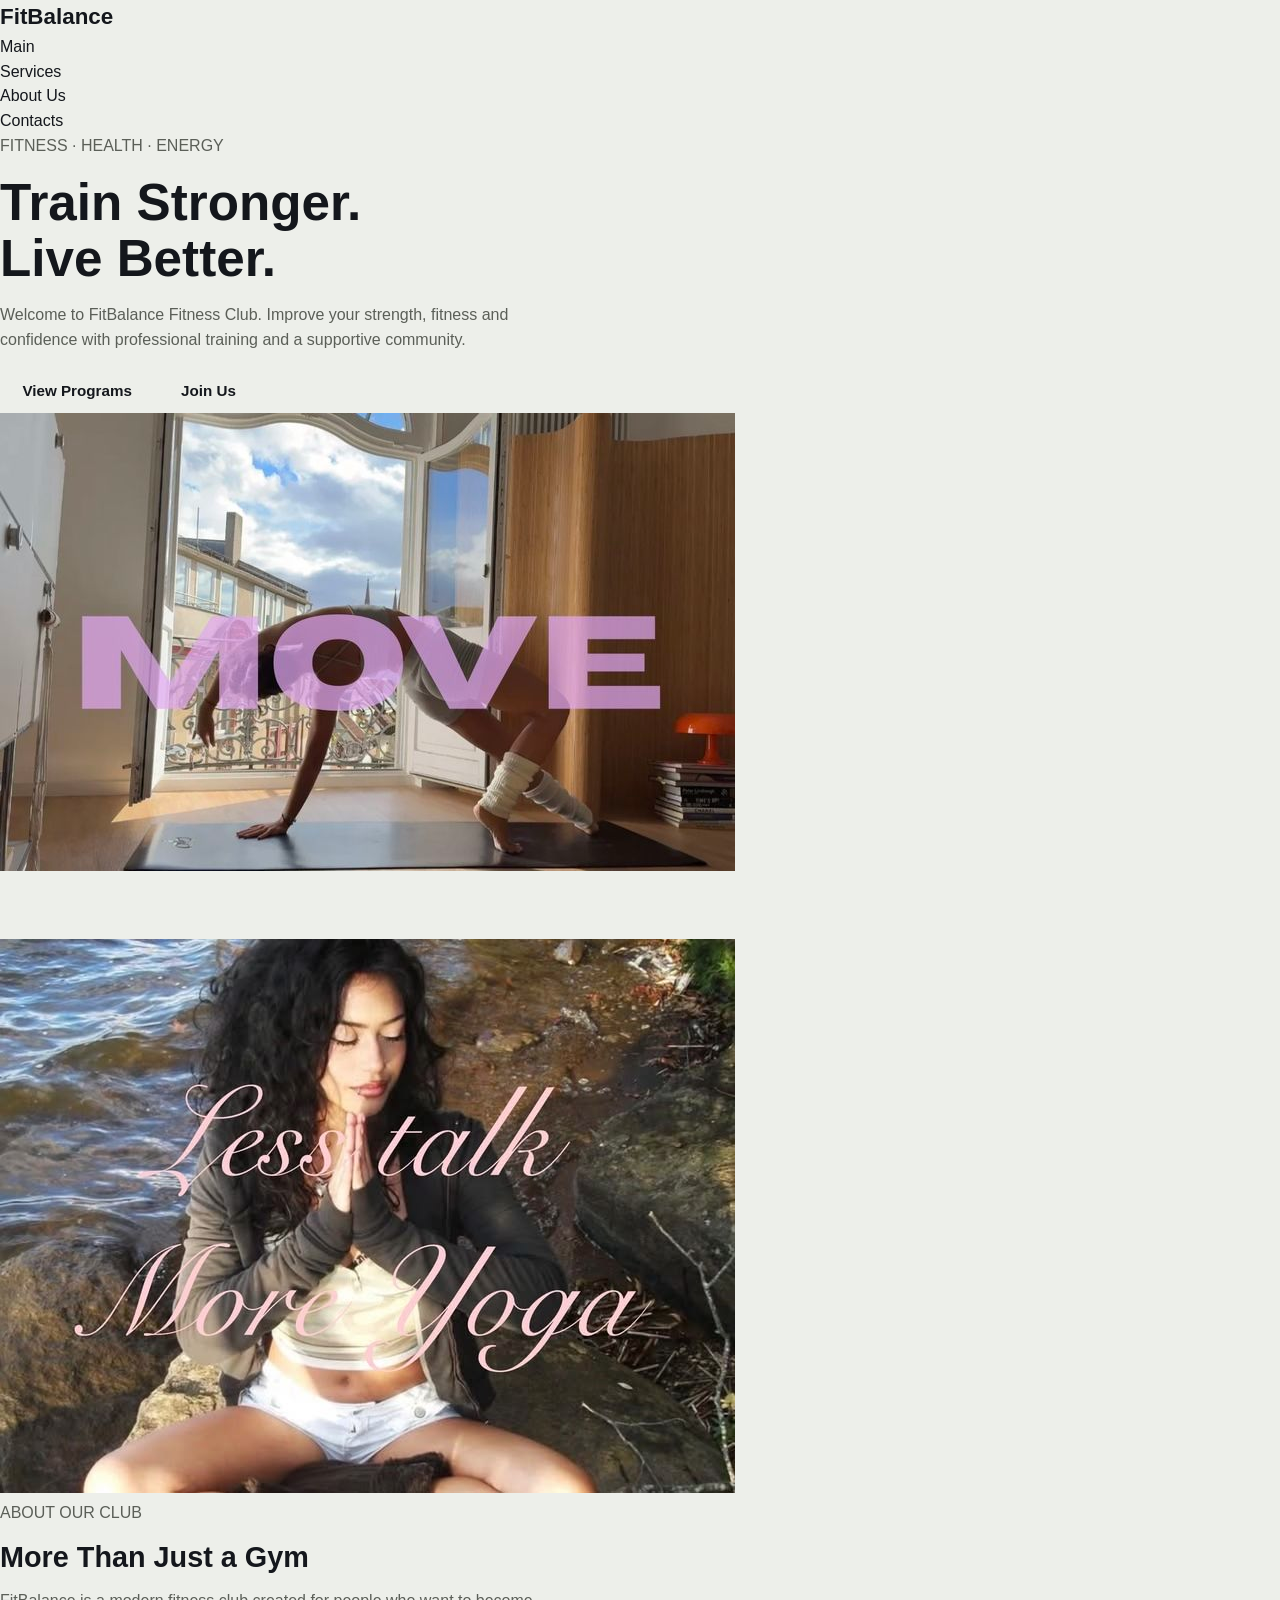
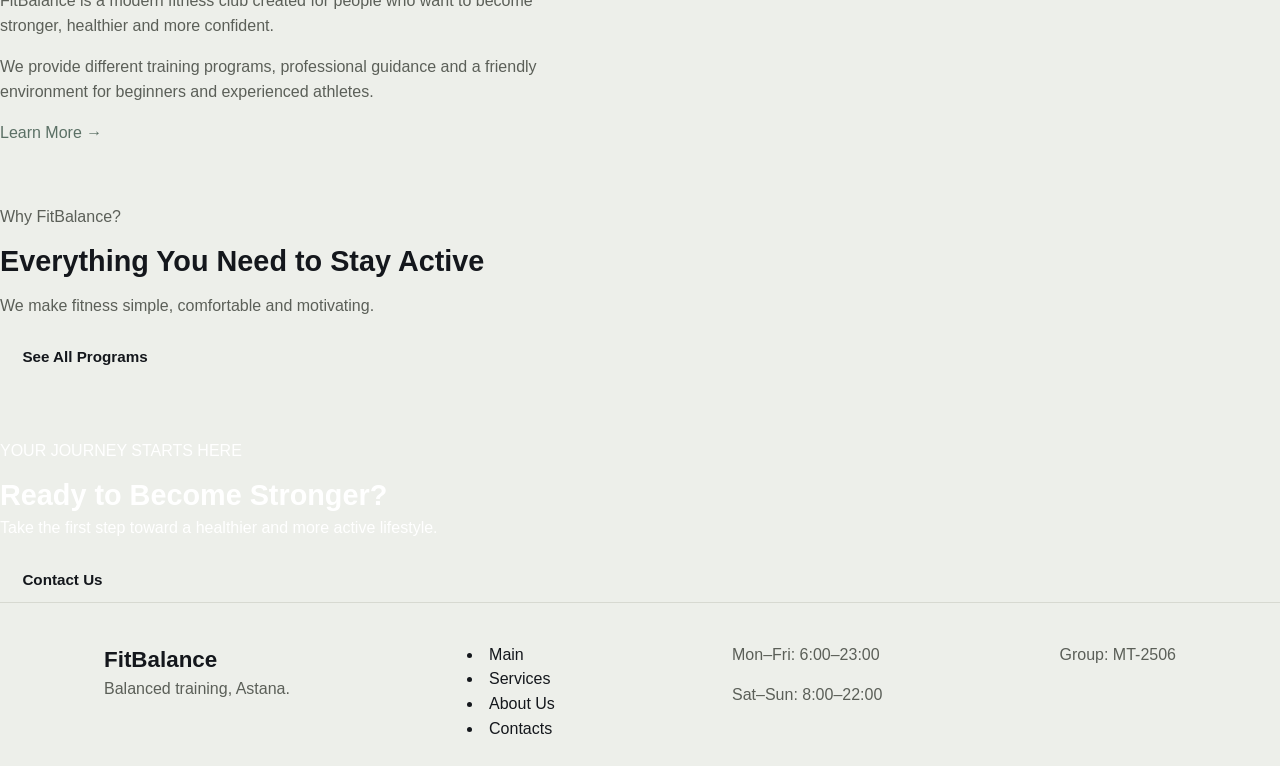
<file: group project/index.html>
<!DOCTYPE html>
<html lang="en">
<head>
  <meta charset="UTF-8">
  <meta name="viewport" content="width=device-width, initial-scale=1.0">
  <title>FitBalance Home</title>
  <link rel="stylesheet" href="css/style.css">
  <link rel="stylesheet" href="css/responsive.css">
</head>
<body>

  <header>
    <div class="container nav-container">
      <a href="index.html" class="logo">Fit<span>Balance</span></a>
      <ul class="nav-links">
        <li><a href="index.html" class="active">Main</a></li>
        <li><a href="services.html">Services</a></li>
        <li><a href="about.html">About Us</a></li>
        <li><a href="contact.html">Contacts</a></li>
      </ul>
    </div>
  </header>

  <main>

    <section class="hero-grid">
      <div>
        <p class="hero-label">FITNESS · HEALTH · ENERGY</p>
        <h1>Train Stronger.<br>Live Better.</h1>
        <p>Welcome to FitBalance Fitness Club. Improve your strength, fitness and confidence with professional training and a supportive community.</p>
        <div style="margin-top: 15px;">
          <a href="services.html" class="btn btn-primary">View Programs</a>
          <a href="contact.html" class="btn btn-secondary">Join Us</a>
        </div>
      </div>
      
     <div class="banner">
    <img src="images/banner.jpg" alt="FitBalance Studio">
</div>
    </section>

   <section class="about-content" style="margin-top: 60px;">
  <div class="about-image">
    <img src="images/piiic.jpg" alt="FitBalance About Us" class="img">
  </div>
      
      <div class="about-text">
        <p class="section-label">ABOUT OUR CLUB</p>
        <h2>More Than Just a Gym</h2>
        <p>FitBalance is a modern fitness club created for people who want to become stronger, healthier and more confident.</p>
        <p>We provide different training programs, professional guidance and a friendly environment for beginners and experienced athletes.</p>
        <p style="margin-top: 15px;"><a href="about.html" style="color: #5B7065;">Learn More &rarr;</a></p>
      </div>
    </section>

    <section style="margin-top: 60px;">
      <div class="section-heading">
        <p class="section-label">Why FitBalance?</p>
        <h2>Everything You Need to Stay Active</h2>
        <p>We make fitness simple, comfortable and motivating.</p>
      </div>

      <div class="center-button">
        <a href="services.html" class="btn btn-primary">See All Programs</a>
      </div>
    </section>

    <section class="cta" style="margin-top: 60px;">
      <div class="cta-content">
        <div>
          <p class="section-label" style="color: #FFF;">YOUR JOURNEY STARTS HERE</p>
          <h2 style="text-align: left; color: #FFF; margin-bottom: 5px;">Ready to Become Stronger?</h2>
          <p style="color: #FFF;">Take the first step toward a healthier and more active lifestyle.</p>
        </div>
        <div>
          <a href="contact.html" class="btn btn-light">Contact Us</a>
        </div>
      </div>
    </section>

  </main>

  <footer class="site-footer">
  <div class="site-footer__inner">
    <div class="footer-col">
      <div class="logo">FitBalance</div>
      <p>Balanced training, Astana.</p>
    </div>

    <div class="footer-col">
      <nav class="footer-nav">
        <li><a href="index.html">Main</a></li>
        <li><a href="services.html">Services</a></li>
        <li><a href="about.html" class="active">About Us</a></li>
        <li><a href="contact.html">Contacts</a></li>
      </nav>
    </div>

    <div class="footer-col">
      <p>Mon–Fri: 6:00–23:00</p>
      <p>Sat–Sun: 8:00–22:00</p>
    </div>

    <div class="footer-col">
      <p>Group: MT-2506</p>
    </div>
  </div>
</footer>


</body>
</html>
</file>
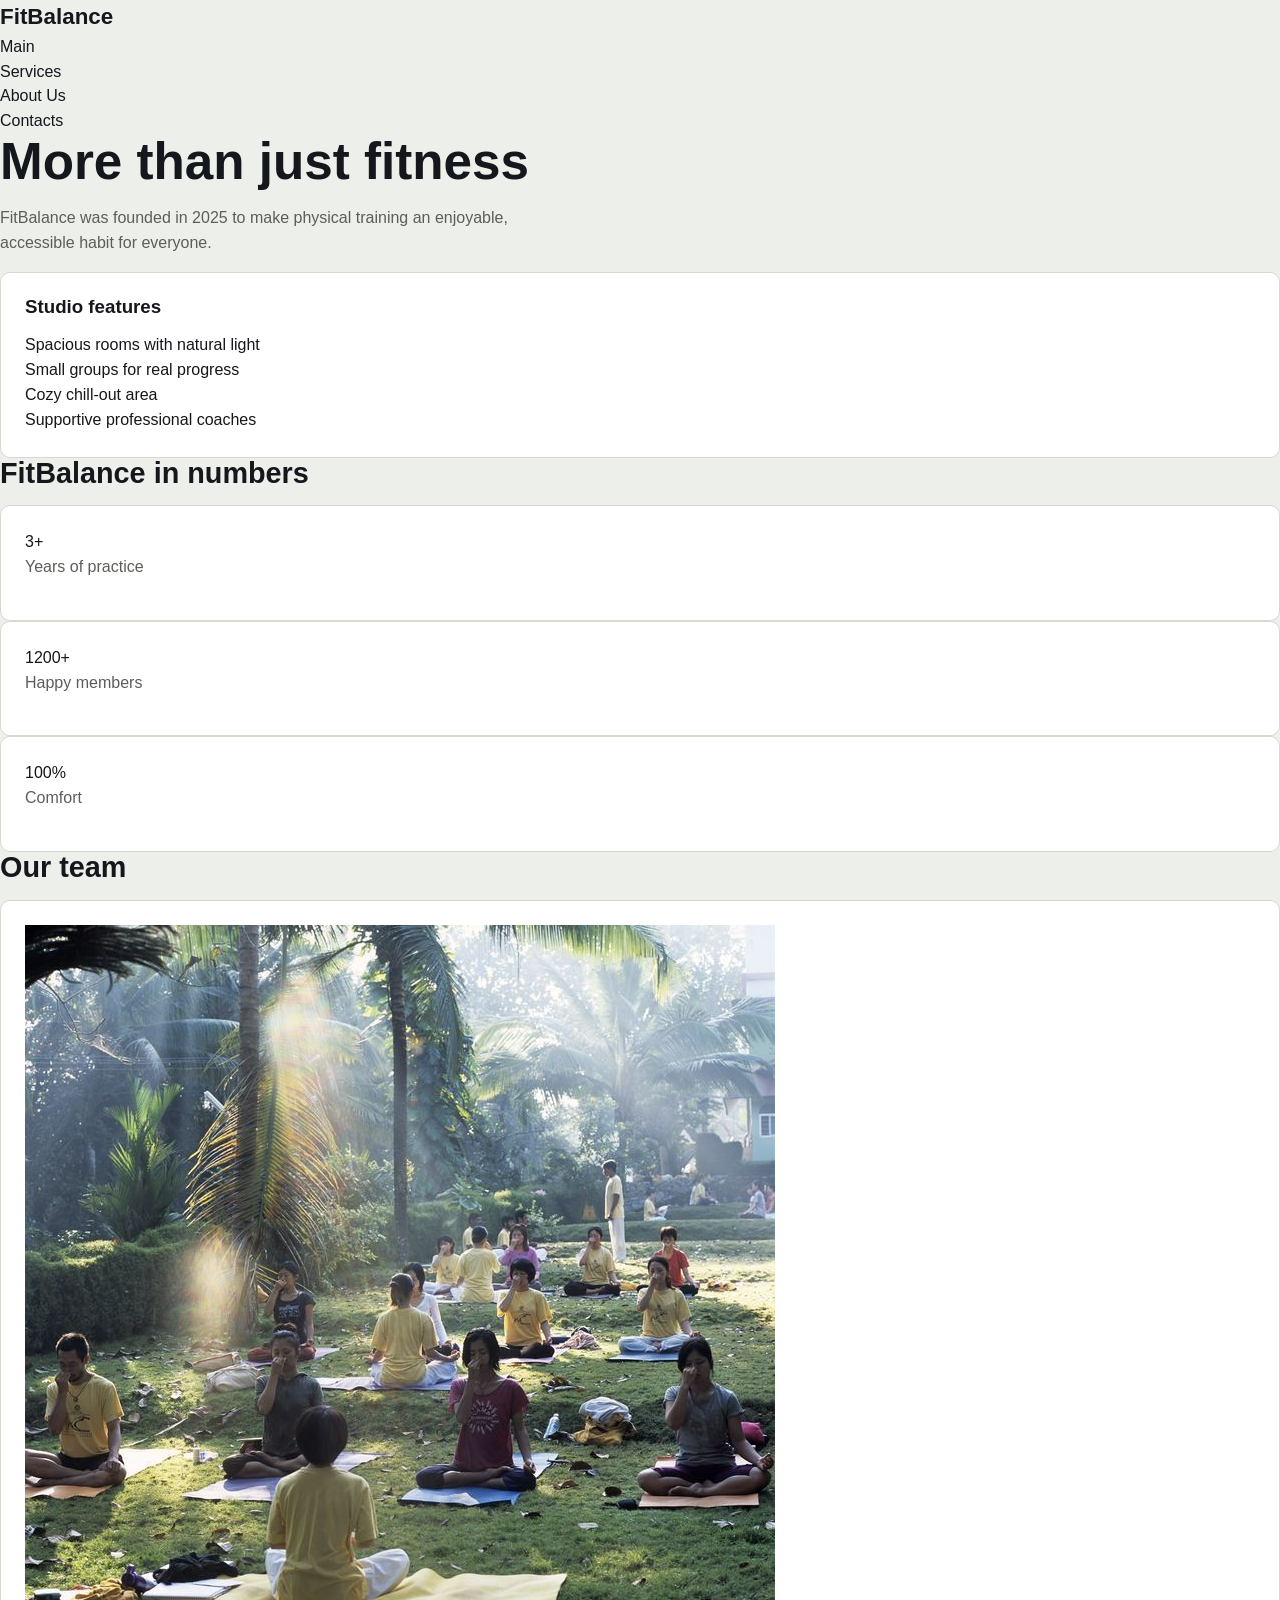
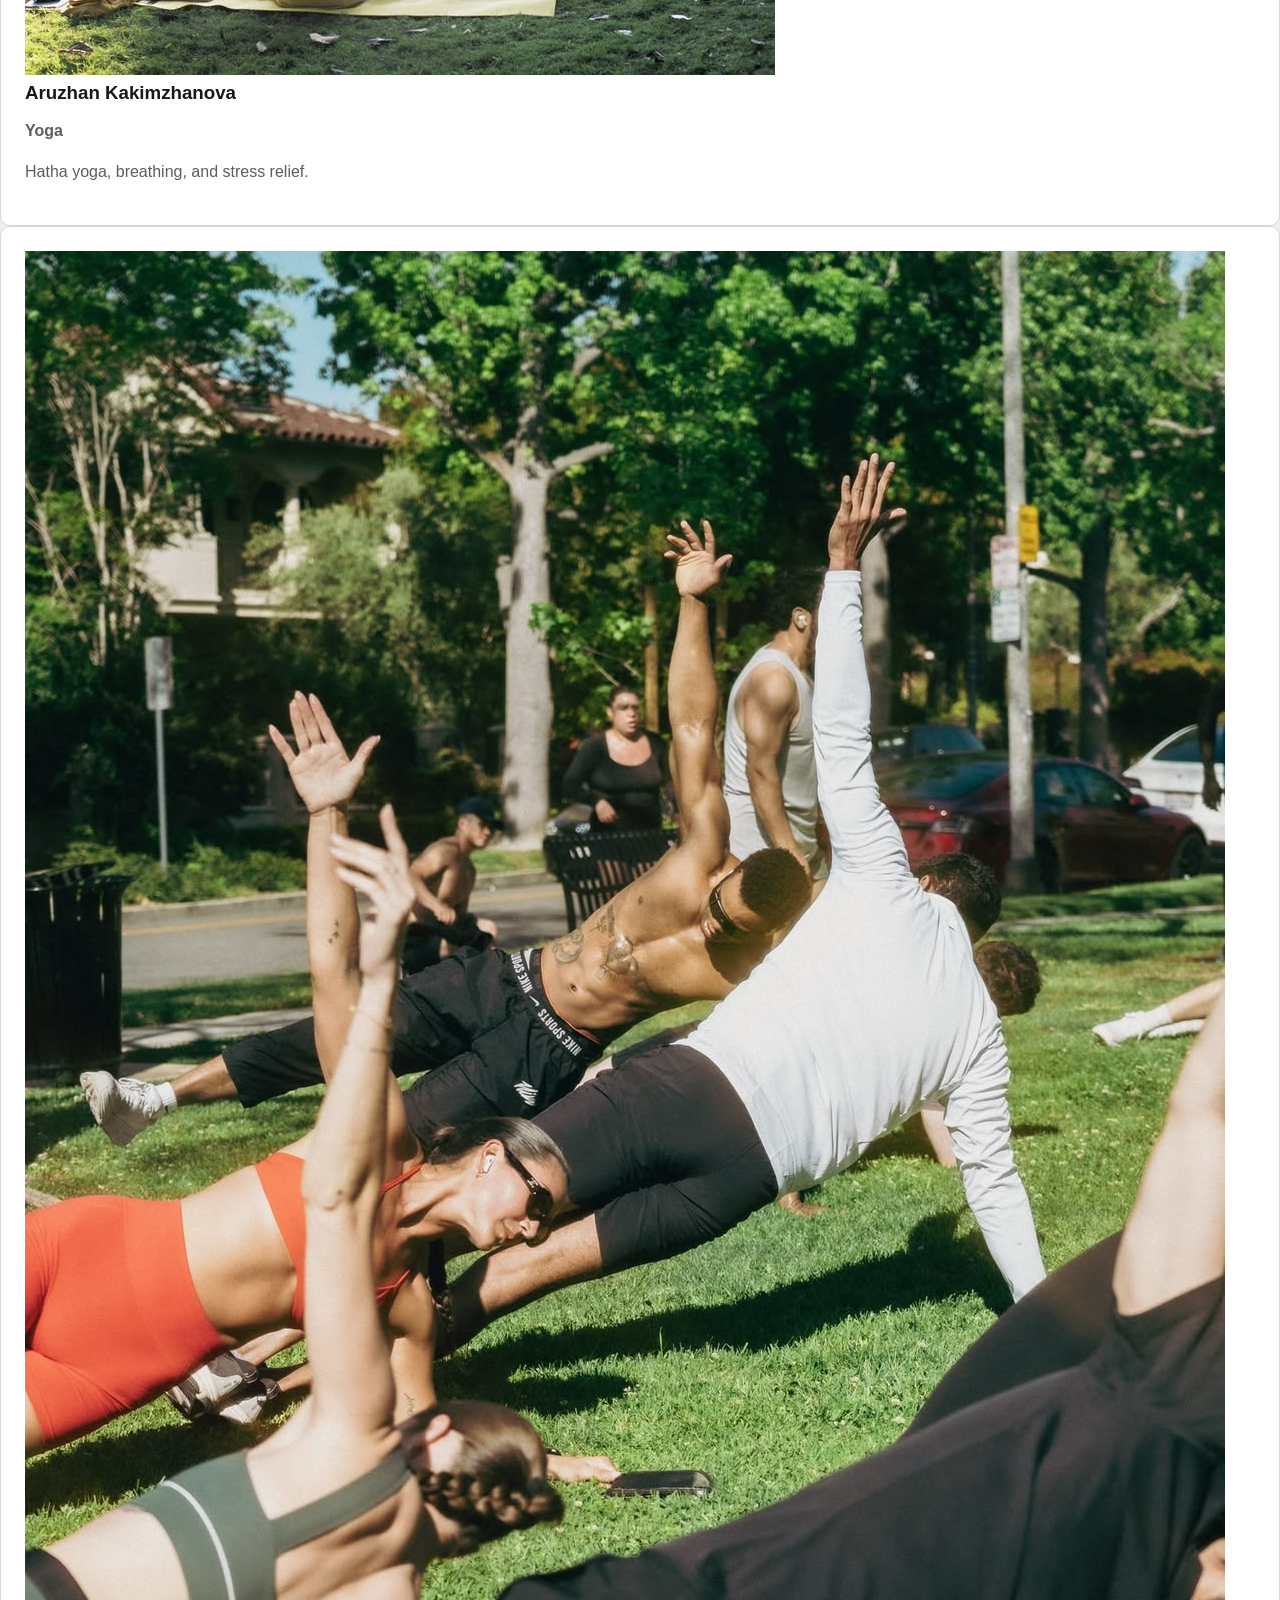
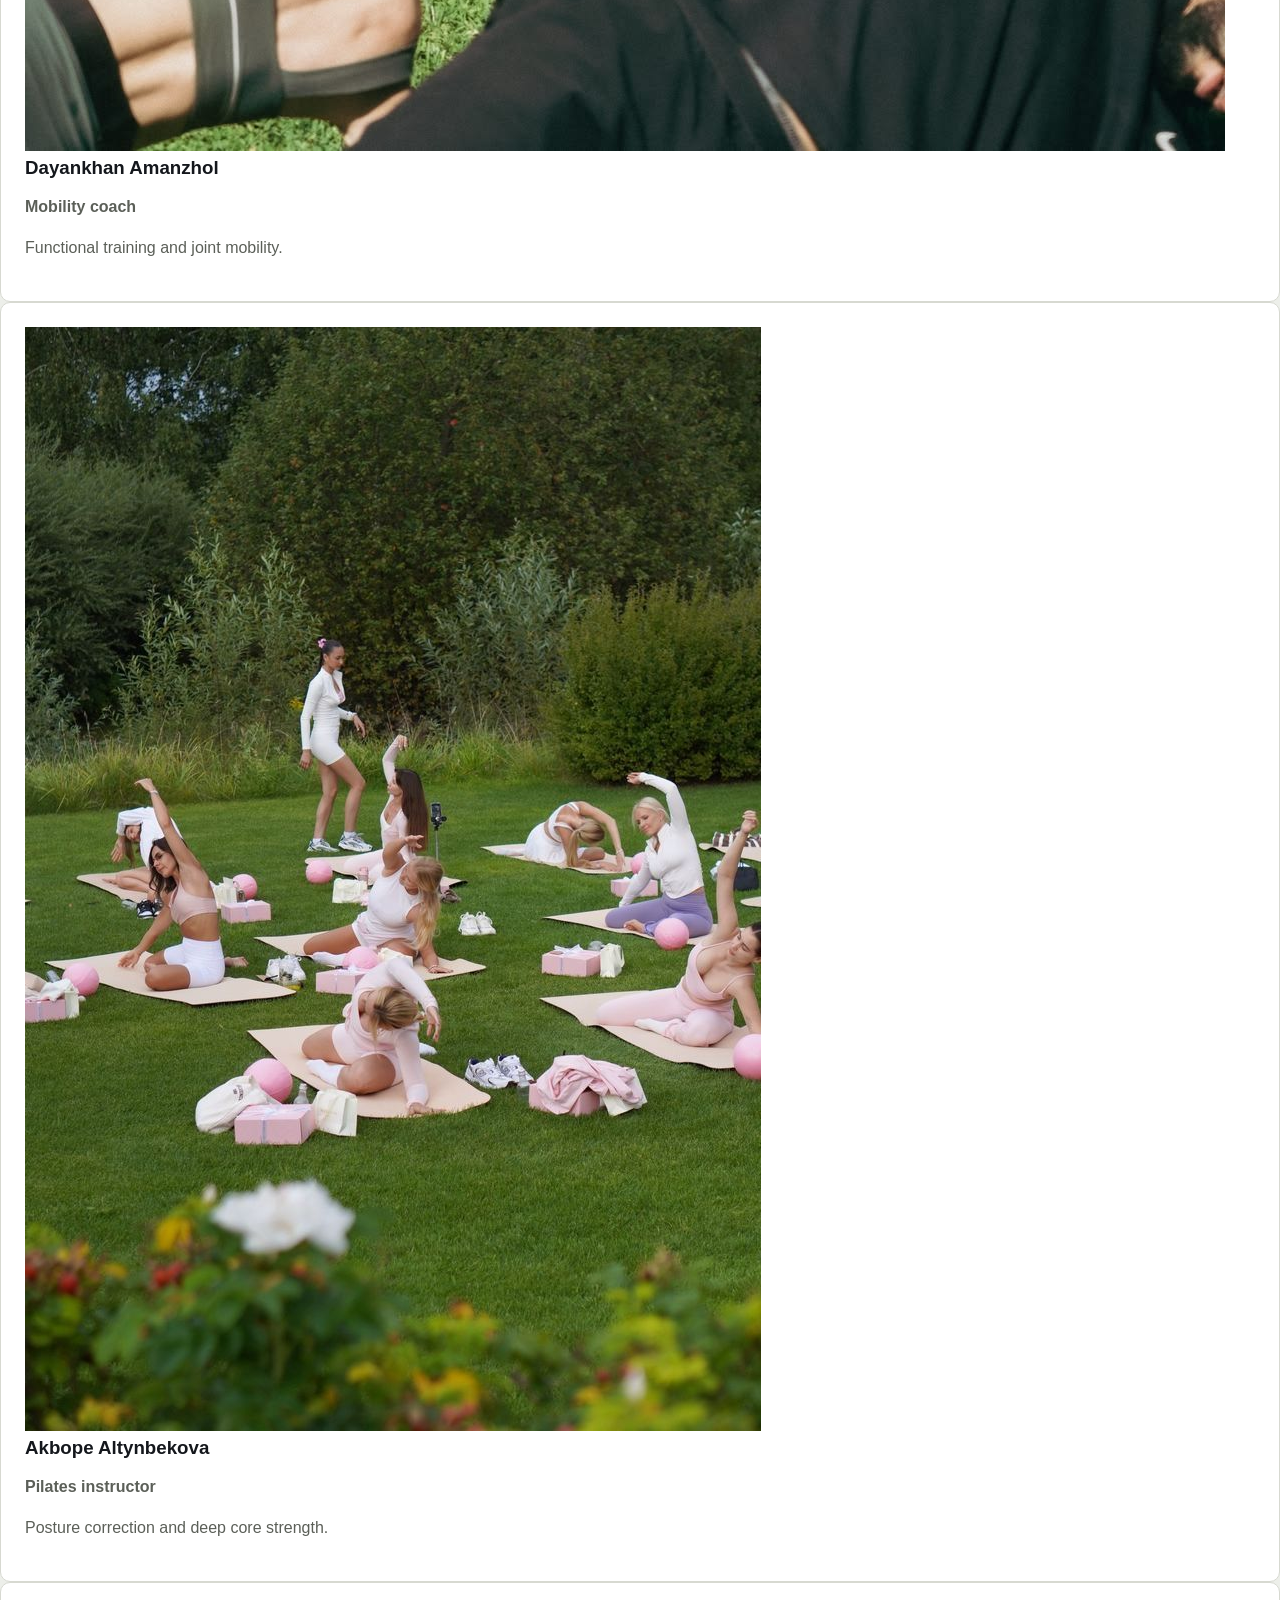
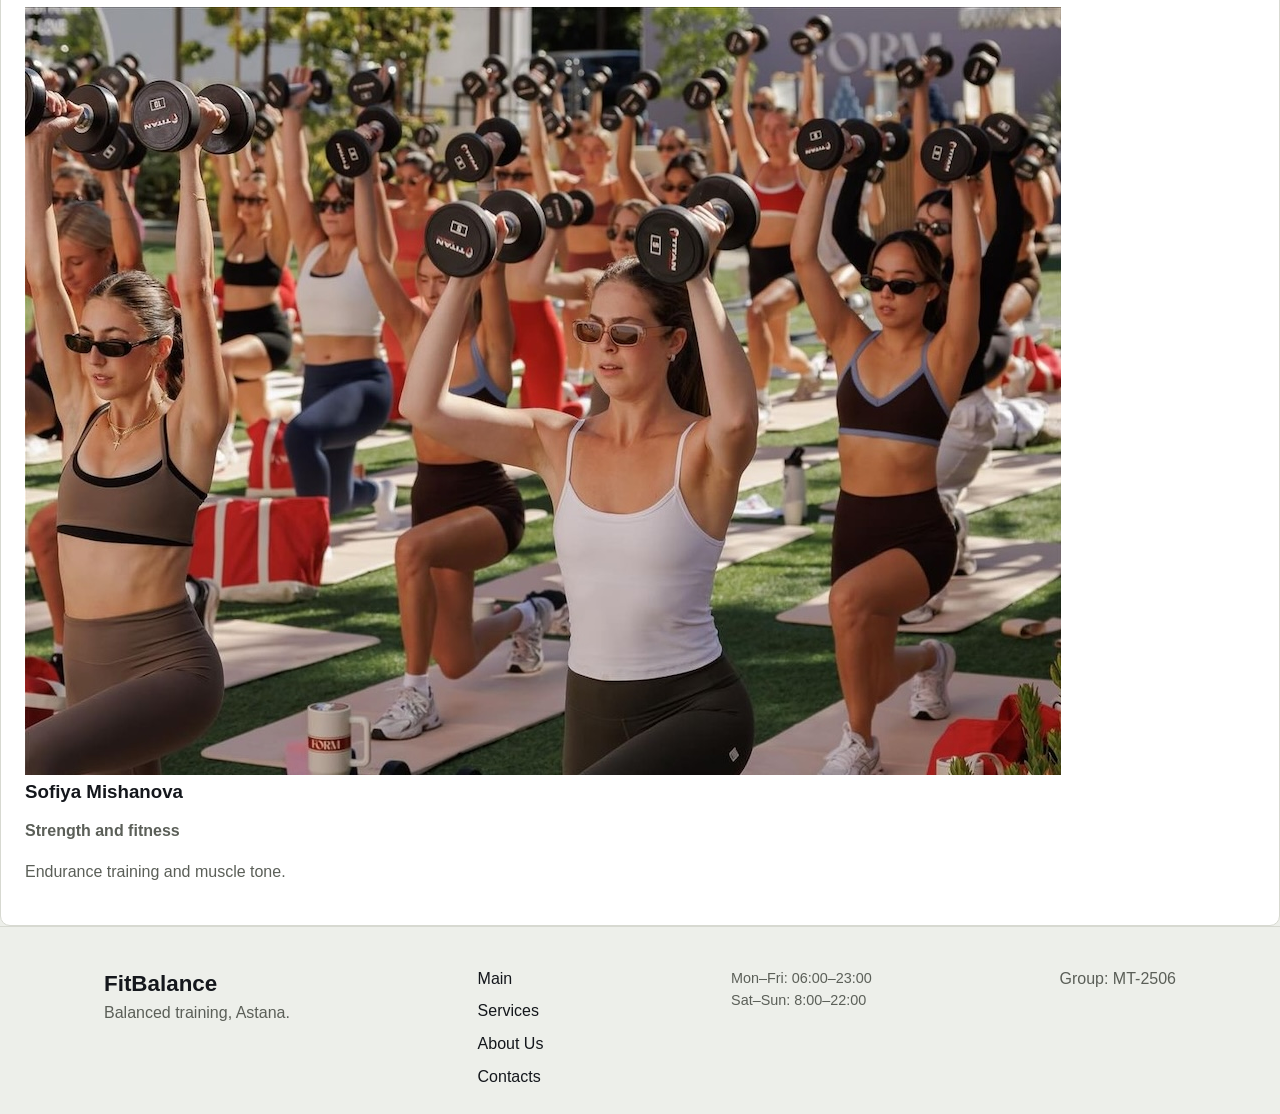
<file: group project/about.html>
<!DOCTYPE html>
<html lang="en">
<head>
  <meta charset="UTF-8">
  <meta name="viewport" content="width=device-width, initial-scale=1.0">
  <title>About</title>
  <link rel="stylesheet" href="css/style.css">
  <link rel="stylesheet" href="css/responsive.css">
</head>
<body>

  <header>
    <div class="container nav-container">
      <a href="index.html" class="logo">Fit<span>Balance</span></a>
      <ul class="nav-links">
        <li><a href="index.html">Main</a></li>
        <li><a href="services.html">Services</a></li>
        <li><a href="about.html" class="active">About Us</a></li>
        <li><a href="contact.html">Contacts</a></li>
      </ul>
    </div>
  </header>

  <main class="container">
    <section class="hero-grid">
      <div>
        <h1>More than just fitness</h1>
        <p>FitBalance was founded in 2025 to make physical training an enjoyable, accessible habit for everyone.</p>
      </div>
      <div class="card">
        <h3>Studio features</h3>
        <ul>
          <li>Spacious rooms with natural light</li>
          <li>Small groups for real progress</li>
          <li>Cozy chill-out area</li>
          <li>Supportive professional coaches</li>
        </ul>
      </div>
    </section>

    <section>
      <h2>FitBalance in numbers</h2>
      <div class="stats-grid">
        <div class="card">
          <span class="stat-number">3+</span>
          <p>Years of practice</p>
        </div>
        <div class="card">
          <span class="stat-number">1200+</span>
          <p>Happy members</p>
        </div>
        <div class="card">
          <span class="stat-number">100%</span>
          <p>Comfort</p>
        </div>
      </div>
    </section>

    <section>
      <h2>Our team</h2>
      <div class="grid">
        <article class="card">
          <img src="images/aruzhan.jpg" alt="Aruzhan Kakimzhanova" class="img">
          <h3>Aruzhan Kakimzhanova</h3>
          <p><b>Yoga</b></p>
          <p>Hatha yoga, breathing, and stress relief.</p>
        </article>

        <article class="card">
          <img src="images/dayankhan.jpg" alt="Dayankhan Amanzhol" class="img">
          <h3>Dayankhan Amanzhol</h3>
          <p><b>Mobility coach</b></p>
          <p>Functional training and joint mobility.</p>
        </article>

        <article class="card">
          <img src="images/akbope.jpg" alt="Akbope Altynbekova" class="img">
          <h3>Akbope Altynbekova</h3>
          <p><b>Pilates instructor</b></p>
          <p>Posture correction and deep core strength.</p>
        </article>

        <article class="card">
          <img src="images/sofiya.jpg" alt="Sofiya Mishanova" class="img">
          <h3>Sofiya Mishanova</h3>
          <p><b>Strength and fitness</b></p>
          <p>Endurance training and muscle tone.</p>
        </article>
      </div>
    </section>
  </main>

  <footer class="site-footer">
    <div class="site-footer__inner container">
      <div class="site-footer__brand">
        <div class="logo">FitBalance</div>
        <p>Balanced training, Astana.</p>
      </div>

      <div class="site-footer__nav">
        <ul class="nav-links">
          <li><a href="index.html">Main</a></li>
          <li><a href="services.html">Services</a></li>
          <li><a href="about.html" class="active">About Us</a></li>
          <li><a href="contact.html">Contacts</a></li>
        </ul>
      </div>

      <div class="site-footer__hours">
        <p>Mon–Fri: 06:00–23:00</p>
        <p>Sat–Sun: 8:00–22:00</p>
      </div>

      <div class="site-footer__info">
        <p>Group: MT-2506</p>
      </div>
    </div>
  </footer>

</body>
</html>
</file>
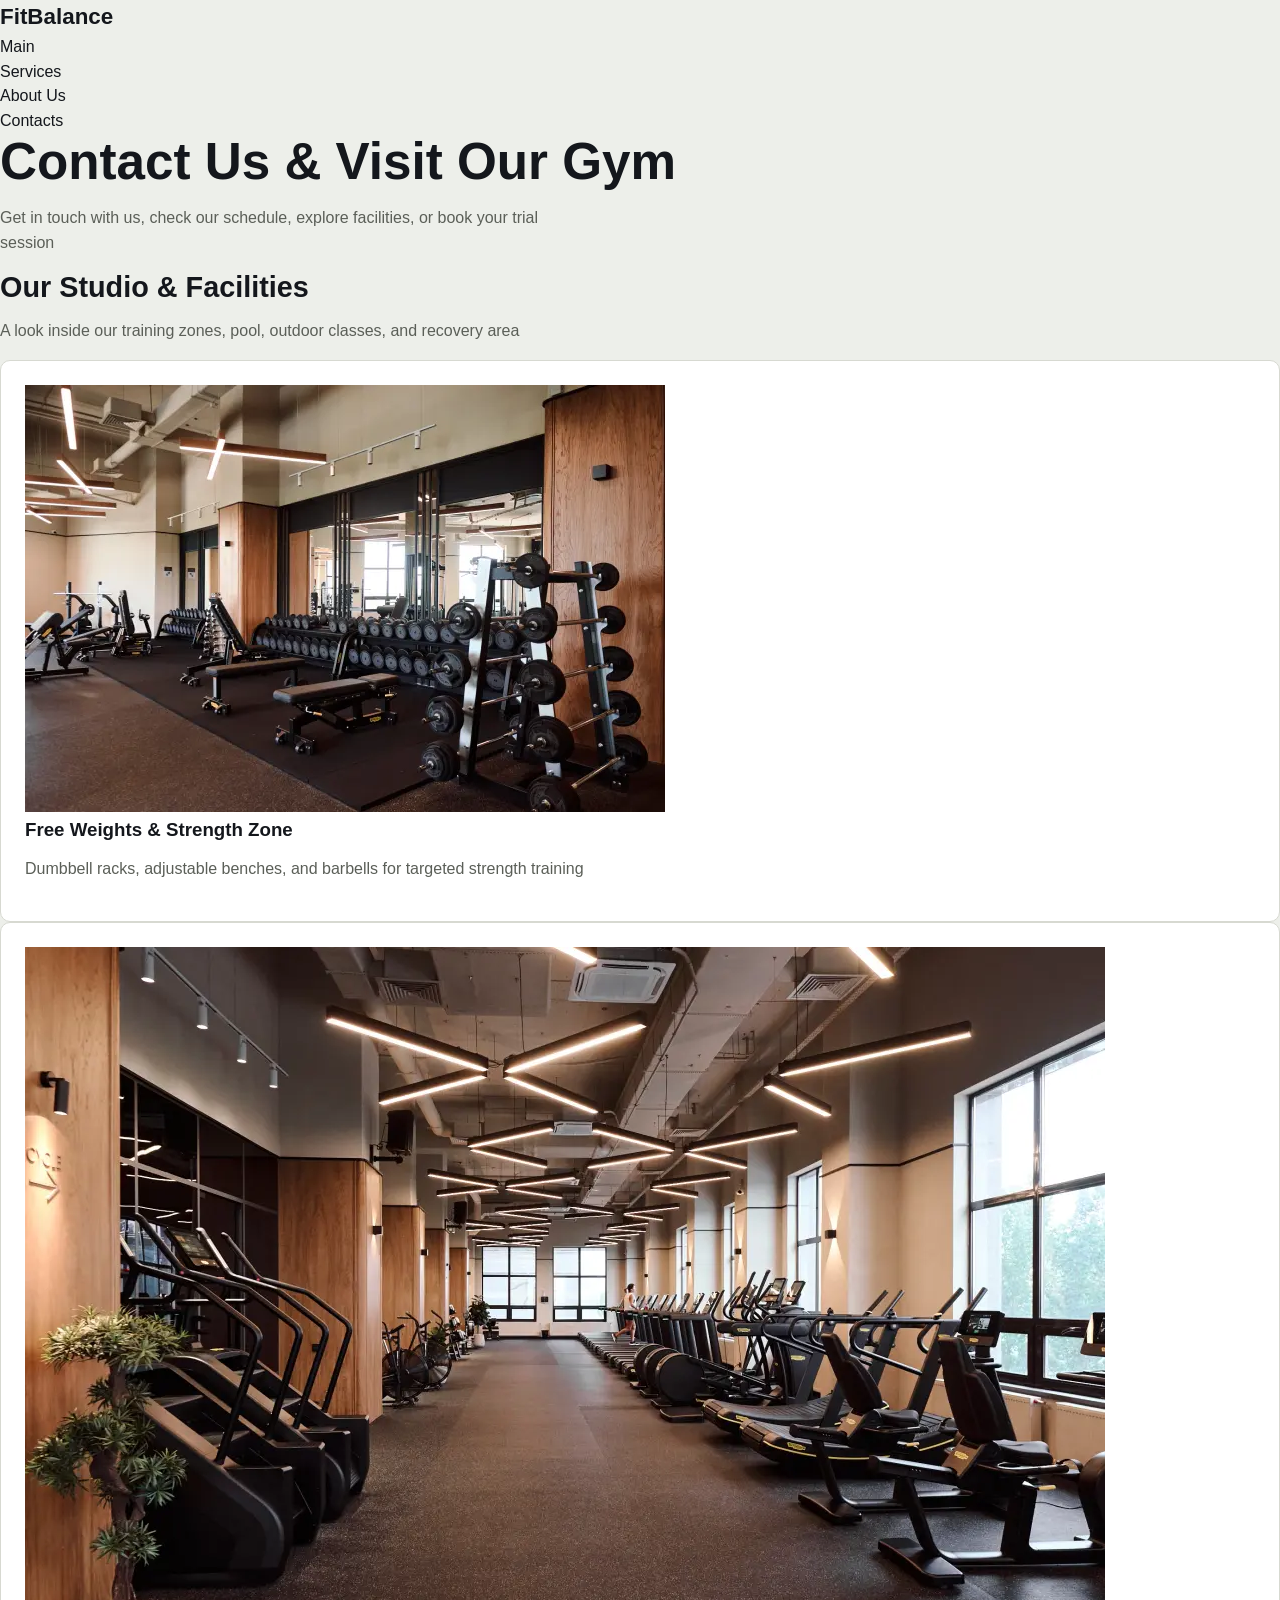
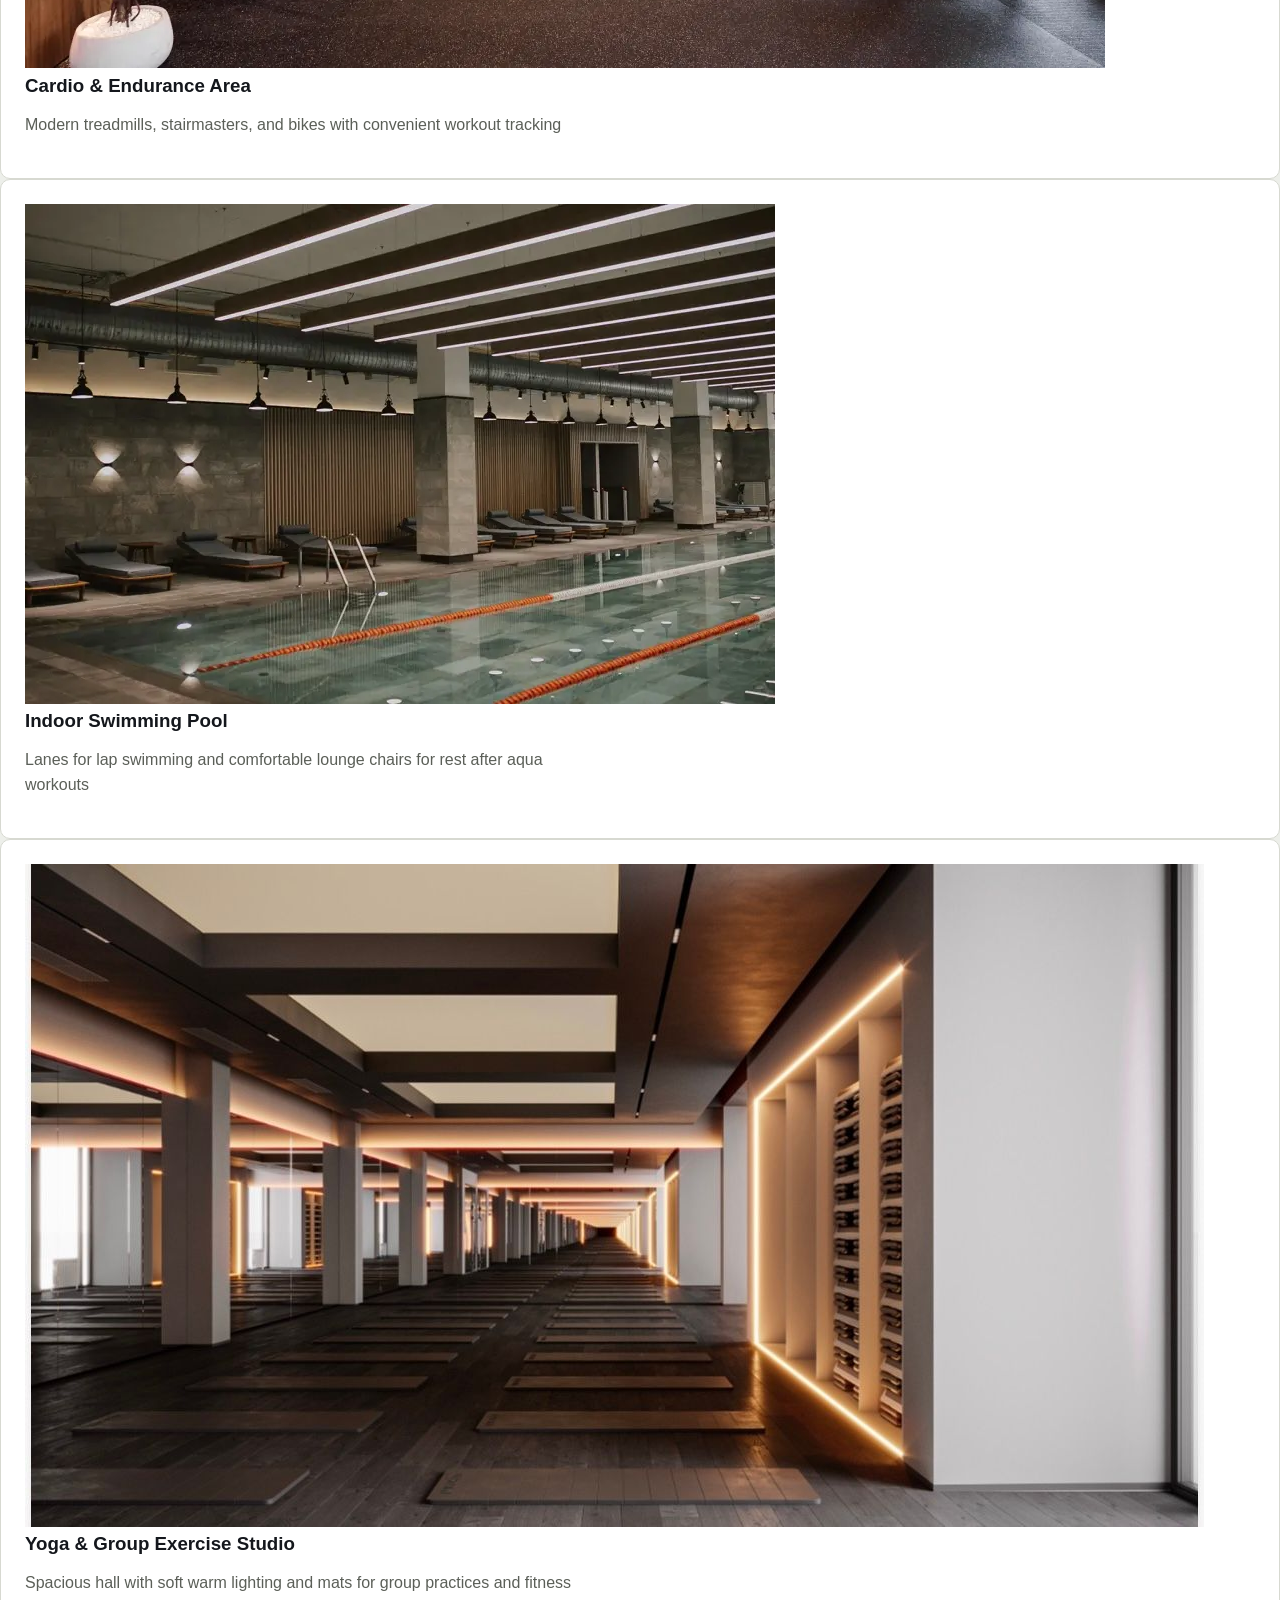
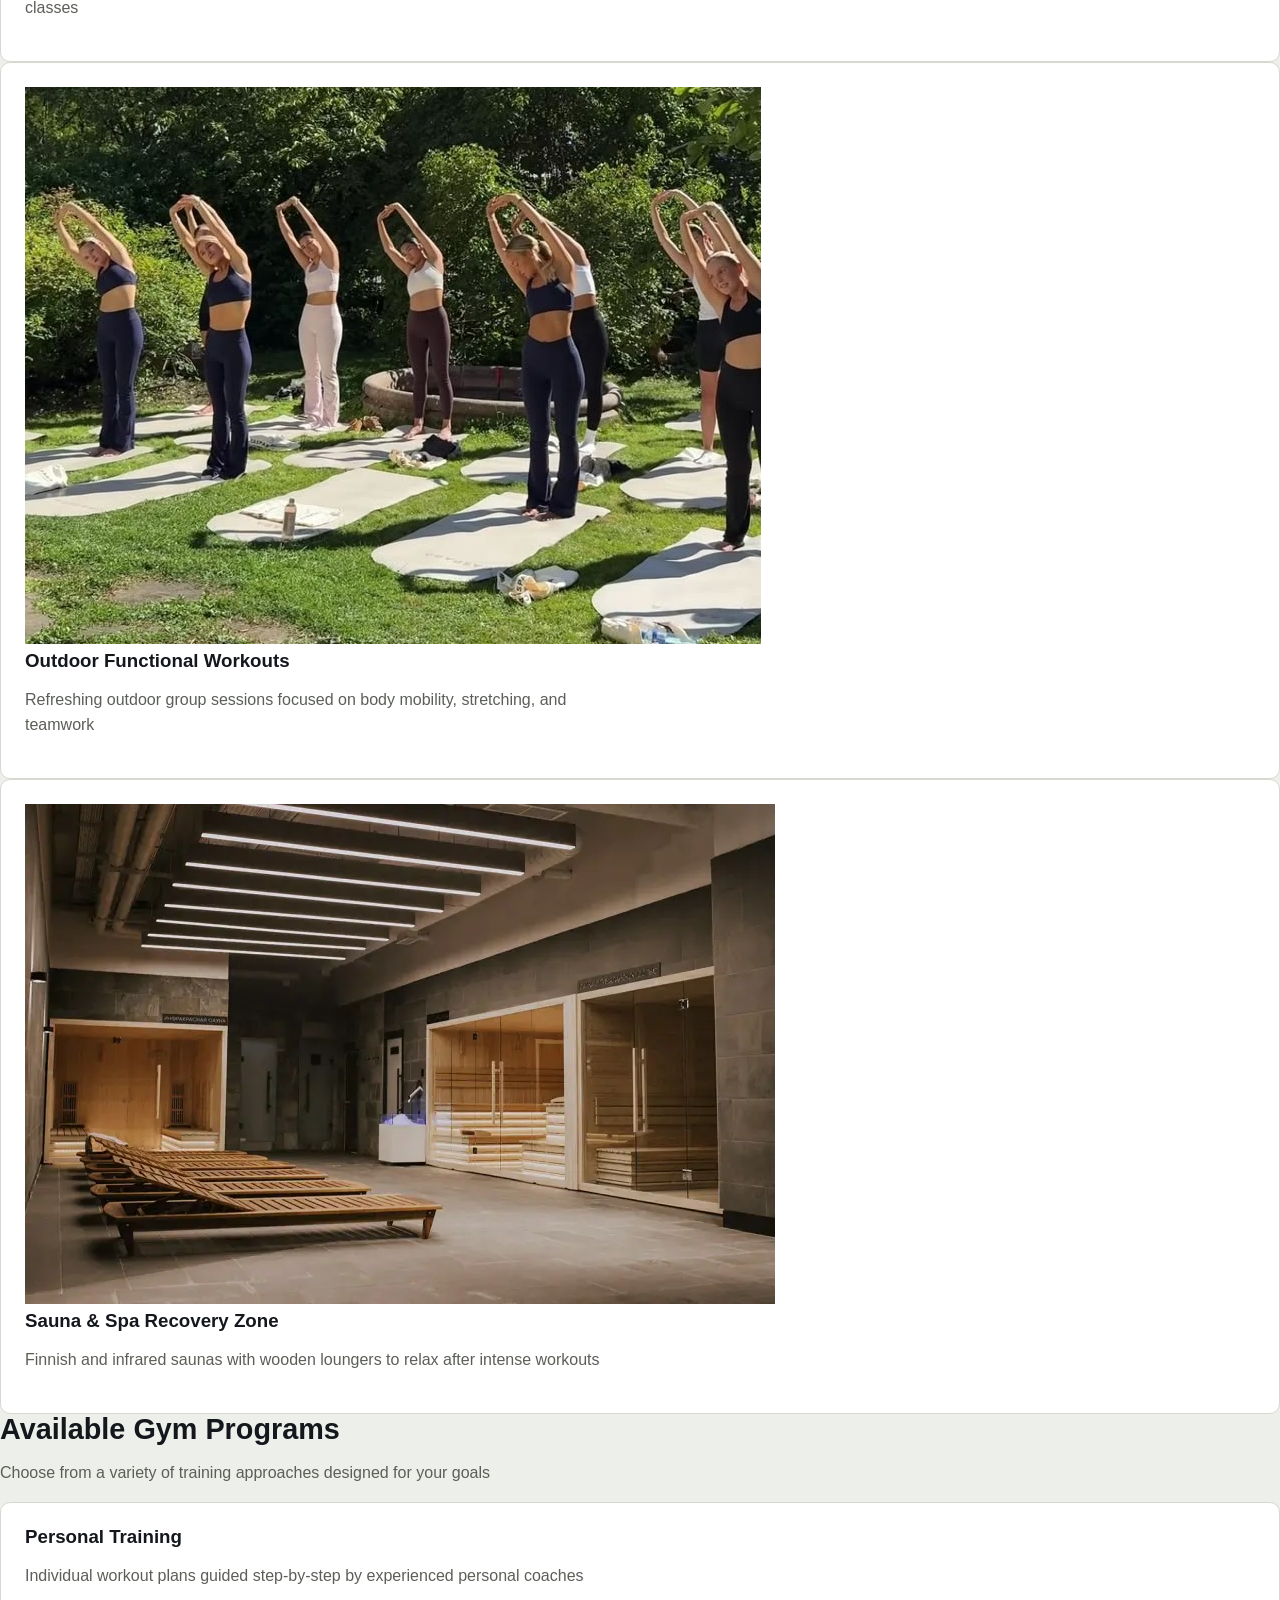
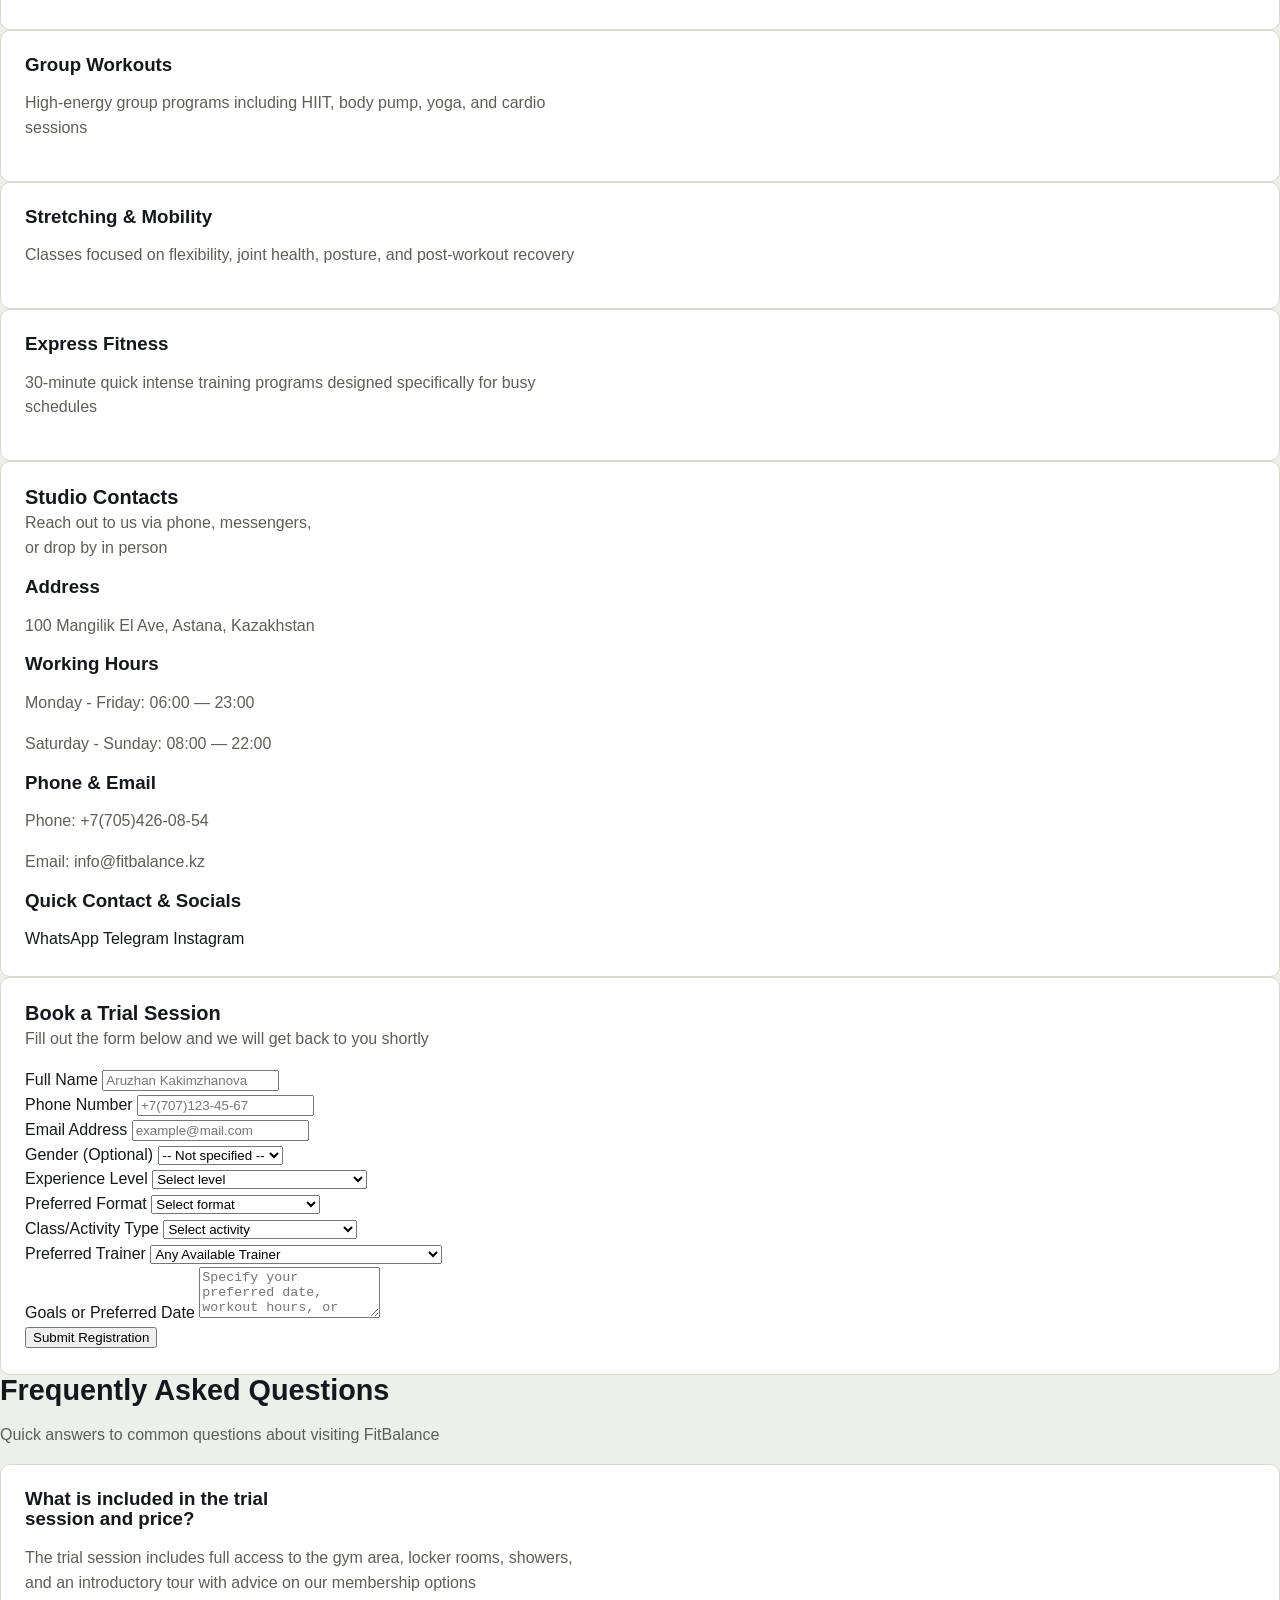
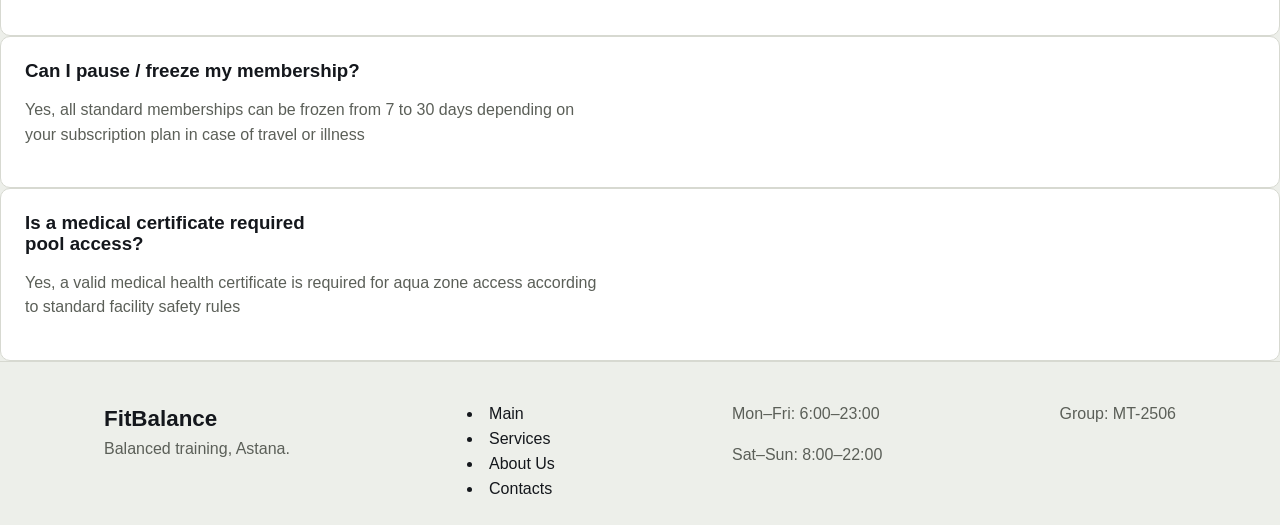
<file: group project/contact.html>
<!DOCTYPE html>
<html lang="en">
<head>
    <meta charset="UTF-8">
    <meta name="viewport" content="width=device-width, initial-scale=1.0">
    <title>Contact & Gallery</title>
    <link rel="stylesheet" href="css/style.css">
    <link rel="stylesheet" href="css/responsive.css">
</head>
<body>

    <header class="main-header">
       <div class="container nav-container">
      <a href="index.html" class="logo">Fit<span>Balance</span></a>
      <ul class="nav-links">
        <li><a href="index.html" class="active">Main</a></li>
        <li><a href="services.html">Services</a></li>
        <li><a href="about.html">About Us</a></li>
        <li><a href="contact.html">Contacts</a></li>
      </ul>
    </div>
        </div>
    </header>

    <main class="container">

        <section class="page-title">
            <h1 class="section-title">Contact Us & Visit Our Gym</h1>
            <p class="subtitle">Get in touch with us, check our schedule, explore facilities, or book your trial session</p>
        </section>

        <section id="gallery" class="gallery-section">
            <h2 class="section-title">Our Studio & Facilities</h2>
            <p class="subtitle">A look inside our training zones, pool, outdoor classes, and recovery area</p>

            <div class="grid-gallery">
               
                <article class="card gallery-card">
                    <img src="images/gym1.jpg" alt="Free Weights Area">
                    <div class="card-content">
                        <h3>Free Weights & Strength Zone</h3>
                        <p>Dumbbell racks, adjustable benches, and barbells for targeted strength training</p>
                    </div>
                </article>

                <article class="card gallery-card">
                    <img src="images/gym2.jpg" alt="Cardio Zone">
                    <div class="card-content">
                        <h3>Cardio & Endurance Area</h3>
                        <p>Modern treadmills, stairmasters, and bikes with convenient workout tracking</p>
                    </div>
                </article>

                <article class="card gallery-card">
                    <img src="images/gym3.jpg" alt="Indoor Swimming Pool">
                    <div class="card-content">
                        <h3>Indoor Swimming Pool</h3>
                        <p>Lanes for lap swimming and comfortable lounge chairs for rest after aqua workouts</p>
                    </div>
                </article>

                <article class="card gallery-card">
                    <img src="images/gym4.jpg" alt="Yoga Studio">
                    <div class="card-content">
                        <h3>Yoga & Group Exercise Studio</h3>
                        <p>Spacious hall with soft warm lighting and mats for group practices and fitness classes</p>
                    </div>
                </article>

                <article class="card gallery-card">
                    <img src="images/gym5.jpg" alt="Outdoor Functional Workout">
                    <div class="card-content">
                        <h3>Outdoor Functional Workouts</h3>
                        <p>Refreshing outdoor group sessions focused on body mobility, stretching, and teamwork</p>
                    </div>
                </article>

                <article class="card gallery-card">
                    <img src="images/gym6.jpg" alt="Sauna and Spa Zone">
                    <div class="card-content">
                        <h3>Sauna & Spa Recovery Zone</h3>
                        <p>Finnish and infrared saunas with wooden loungers to relax after intense workouts</p>
                    </div>
                </article>
            </div>
        </section>

        <section class="extra-sections">
            <h2 class="section-title">Available Gym Programs</h2>
            <p class="subtitle">Choose from a variety of training approaches designed for your goals</p>
            <div class="programs-grid">
                <article class="card program-card">
                    <h3>Personal Training</h3>
                    <p>Individual workout plans guided step-by-step by experienced personal coaches</p>
                </article>
                <article class="card program-card">
                    <h3>Group Workouts</h3>
                    <p>High-energy group programs including HIIT, body pump, yoga, and cardio sessions</p>
                </article>
                <article class="card program-card">
                    <h3>Stretching & Mobility</h3>
                    <p>Classes focused on flexibility, joint health, posture, and post-workout recovery</p>
                </article>
                <article class="card program-card">
                    <h3>Express Fitness</h3>
                    <p>30-minute quick intense training programs designed specifically for busy schedules</p>
                </article>
            </div>
        </section>

        <section class="contact-section">
            <div class="flex-contact-container">

                <article class="card info-card">
                    <h2>Studio Contacts</h2>
                    <p class="section-desc">Reach out to us via phone, messengers,<br> or drop by in person</p>

                    <div class="info-group">
                        <h3>Address</h3>
                        <p>100 Mangilik El Ave, Astana, Kazakhstan</p>
                    </div>

                    <div class="info-group">
                        <h3>Working Hours</h3>
                        <p>Monday - Friday: 06:00 — 23:00</p>
                        <p>Saturday - Sunday: 08:00 — 22:00</p>
                    </div>

                    <div class="info-group">
                        <h3>Phone & Email</h3>
                        <p>Phone: +7(705)426-08-54</p>
                        <p>Email: info@fitbalance.kz</p>
                    </div>

                    <div class="info-group social-group">
                        <h3>Quick Contact & Socials</h3>
                        <div class="social-links">
                            <a href="https://wa.me/77054260854" target="_blank" class="social-btn whatsapp">WhatsApp</a>
                            <a href="https://t.me/fitbalance_kz" target="_blank" class="social-btn telegram">Telegram</a>
                            <a href="https://instagram.com" target="_blank" class="social-btn instagram">Instagram</a>
                        </div>
                    </div>
                </article>

                <article class="card form-card">
                    <h2>Book a Trial Session</h2>
                    <p class="section-desc">Fill out the form below and we will get back to you shortly</p>

                    <form action="#" method="post" class="booking-form">
                        
                        <div class="form-group">
                            <label for="fullname">Full Name</label>
                            <input type="text" id="fullname" name="fullname" placeholder="Aruzhan Kakimzhanova" required>
                        </div>
                        
                        <div class="form-row">
                            <div class="form-group">
                                <label for="phone">Phone Number</label>
                                <input type="tel" id="phone" name="phone" placeholder="+7(707)123-45-67" required>
                            </div>

                            <div class="form-group">
                                <label for="email">Email Address</label>
                                <input type="email" id="email" name="email" placeholder="example@mail.com">
                            </div>
                        </div>
                       
                        <div class="form-row">
                            <div class="form-group">
                                <label for="gender">Gender (Optional)</label>
                                <select id="gender" name="gender">
                                    <option value="">-- Not specified --</option>
                                    <option value="female">Female</option>
                                    <option value="male">Male</option>
                                </select>
                            </div>
                            
                            <div class="form-group">
                                <label for="experience">Experience Level</label>
                                <select id="experience" name="experience">
                                    <option value="" disabled selected>Select level</option>
                                    <option value="beginner">Beginner (New / Returning)</option>
                                    <option value="intermediate">Intermediate (Train occasionally)</option>
                                    <option value="advanced">Advanced (Train regularly)</option>
                                </select>
                            </div>
                        </div>
                        
                        <div class="form-row">
                            <div class="form-group">
                                <label for="training-type">Preferred Format</label>
                                <select id="training-type" name="training_type" required>
                                    <option value="" disabled selected>Select format</option>
                                    <option value="group">Group Class</option>
                                    <option value="personal">1-on-1 Personal Training</option>
                                    <option value="split">Split/Mini-Group</option>
                                </select>
                            </div>
                            <div class="form-group">
                                <label for="program">Class/Activity Type</label>
                                <select id="program" name="program" required>
                                    <option value="" disabled selected>Select activity</option>
                                    <option value="gym">Gym & Free Weights</option>
                                    <option value="outdoor">Outdoor Functional Workout</option>
                                    <option value="yoga">Yoga & Breathing</option>
                                    <option value="pilates">Pilates & Mobility</option>
                                    <option value="swimming">Swimming Pool & Aqua Gym</option>
                                </select>
                            </div>
                        </div>
                        <!--Trainer Choice-->
                        <div class="form-group">
                            <label for="trainer">Preferred Trainer</label>
                            <select id="trainer" name="trainer">
                                <option value="any" selected>Any Available Trainer</option>
                                <option value="aruzhan">Aruzhan Kakimzhanova (Yoga Instructor)</option>
                                <option value="dayankhan">Dayankhan Amanzhol (Mobility Coach)</option>
                                <option value="akbope">Akbope Altynbekova (Pilates Coach)</option>
                                <option value="sofiya">Sofiya Mishanova (Strength & Fitness Coach)</option>
                            </select>
                        </div>

                        
                        <div class="form-group">
                            <label for="message">Goals or Preferred Date</label>
                            <textarea id="message" name="message" rows="3" placeholder="Specify your preferred date, workout hours, or questions..."></textarea>
                        </div>

                        <button type="submit" class="btn-submit">Submit Registration</button>
                    </form>
                </article>
            </div>
        </section>

        <section class="faq-section">
            <h2 class="section-title">Frequently Asked Questions</h2>
            <p class="subtitle">Quick answers to common questions about visiting FitBalance</p>

            <div class="faq-grid">
                <article class="card faq-card">
                    <h3>What is included in the trial <br> session and price?</h3>
                    <p>The trial session includes full access to the gym area, locker rooms, showers, and an introductory tour with advice on our membership options</p>
                </article>

                <article class="card faq-card">
                    <h3>Can I pause / freeze my membership?</h3>
                    <p>Yes, all standard memberships can be frozen from 7 to 30 days depending on your subscription plan in case of travel or illness</p>
                </article>

                <article class="card faq-card">
                    <h3>Is a medical certificate required <br> pool access?</h3>
                    <p>Yes, a valid medical health certificate is required for aqua zone access according to standard facility safety rules</p>
                </article>
            </div>
        </section>

    </main>

   <footer class="site-footer">
  <div class="site-footer__inner">
    <div class="footer-col">
      <div class="logo">FitBalance</div>
      <p>Balanced training, Astana.</p>
    </div>

    <div class="footer-col">
      <nav class="footer-nav">
        <li><a href="index.html">Main</a></li>
        <li><a href="services.html">Services</a></li>
        <li><a href="about.html" class="active">About Us</a></li>
        <li><a href="contact.html">Contacts</a></li>
      </nav>
    </div>

    <div class="footer-col">
      <p>Mon–Fri: 6:00–23:00</p>
      <p>Sat–Sun: 8:00–22:00</p>
    </div>

    <div class="footer-col">
      <p>Group: MT-2506</p>
    </div>
  </div>
</footer>

</body>
</html>
</file>
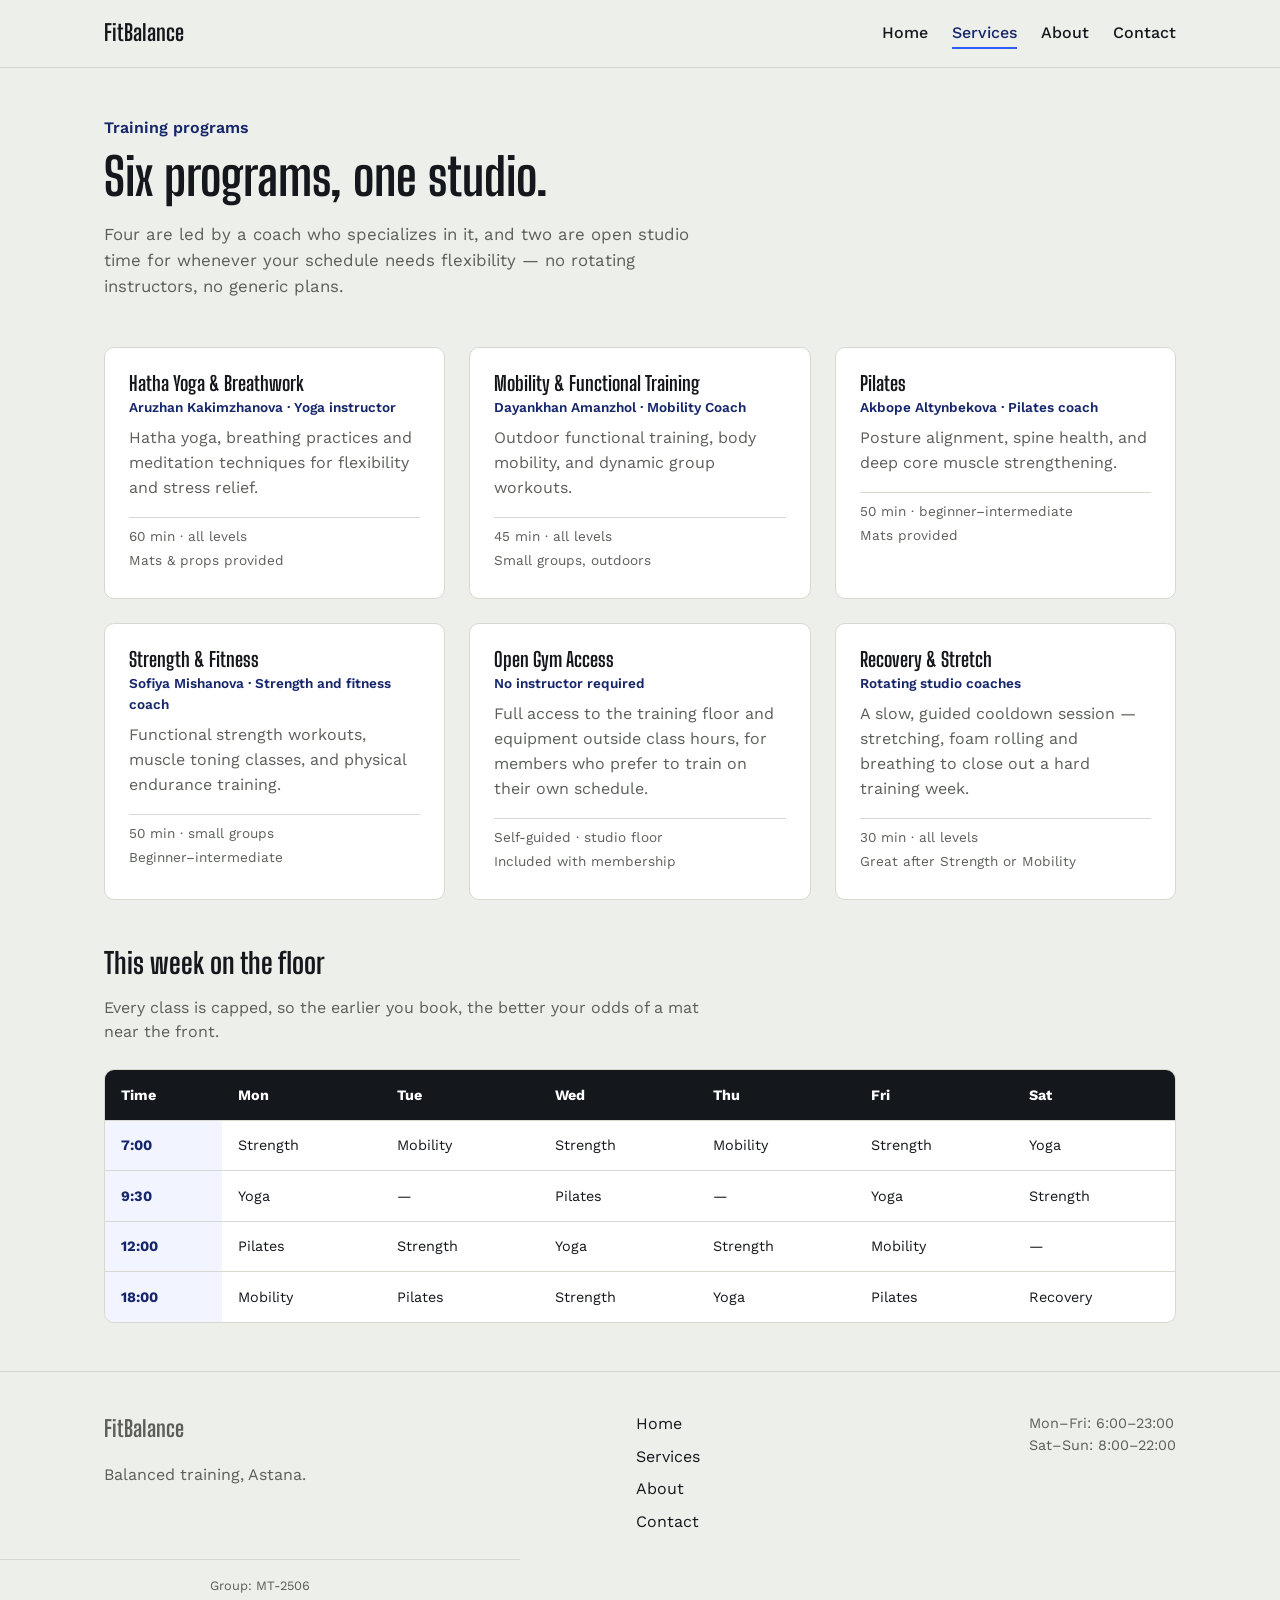
<file: group project/services.html>
<!doctype html>
<html lang="en">
<head>
  <meta charset="UTF-8">
  <meta name="viewport" content="width=device-width, initial-scale=1">
  <title>Programs — FitBalance</title>
  <meta name="description" content="FitBalance training programs: yoga, mobility, pilates, strength, open gym and recovery, plus our weekly class schedule.">
  <link rel="preconnect" href="https://fonts.googleapis.com">
  <link rel="preconnect" href="https://fonts.gstatic.com" crossorigin>
  <link href="https://fonts.googleapis.com/css2?family=Big+Shoulders+Display:wght@600;700;800&family=Work+Sans:wght@400;500;600&display=swap" rel="stylesheet">
  <link rel="stylesheet" href="css/style.css">
  <link rel="stylesheet" href="css/responsive.css">
</head>
<body>

  <header class="site-header">
    <div class="site-header__inner">
      <a class="logo" href="index.html">FitBalance</a>
      <nav class="main-nav" aria-label="Primary">
        <ul class="main-nav__list">
          <li><a href="index.html">Home</a></li>
          <li><a href="services.html" aria-current="page">Services</a></li>
          <li><a href="about.html">About</a></li>
          <li><a href="contact.html">Contact</a></li>
        </ul>
      </nav>
    </div>
  </header>

  <main>

    <section class="page-intro">
      <div class="page-intro__inner">
        <p class="eyebrow">Training programs</p>
        <h1>Six programs, one studio.</h1>
        <p class="page-intro__lede">
          Four are led by a coach who specializes in it, and two are open studio
          time for whenever your schedule needs flexibility — no rotating
          instructors, no generic plans.
        </p>
      </div>
    </section>

    <section class="catalog" aria-label="Program catalog">
      <div class="catalog__grid">

        <article class="card">
          <h2>Hatha Yoga & Breathwork</h2>
          <p class="card__coach">Aruzhan Kakimzhanova · Yoga instructor</p>
          <p>Hatha yoga, breathing practices and meditation techniques for flexibility and stress relief.</p>
          <ul class="card__meta">
            <li>60 min · all levels</li>
            <li>Mats & props provided</li>
          </ul>
        </article>

        <article class="card">
          <h2>Mobility & Functional Training</h2>
          <p class="card__coach">Dayankhan Amanzhol · Mobility Coach</p>
          <p>Outdoor functional training, body mobility, and dynamic group workouts.</p>
          <ul class="card__meta">
            <li>45 min · all levels</li>
            <li>Small groups, outdoors</li>
          </ul>
        </article>

        <article class="card">
          <h2>Pilates</h2>
          <p class="card__coach">Akbope Altynbekova · Pilates coach</p>
          <p>Posture alignment, spine health, and deep core muscle strengthening.</p>
          <ul class="card__meta">
            <li>50 min · beginner–intermediate</li>
            <li>Mats provided</li>
          </ul>
        </article>

        <article class="card">
          <h2>Strength & Fitness</h2>
          <p class="card__coach">Sofiya Mishanova · Strength and fitness coach</p>
          <p>Functional strength workouts, muscle toning classes, and physical endurance training.</p>
          <ul class="card__meta">
            <li>50 min · small groups</li>
            <li>Beginner–intermediate</li>
          </ul>
        </article>

        <article class="card">
          <h2>Open Gym Access</h2>
          <p class="card__coach">No instructor required</p>
          <p>Full access to the training floor and equipment outside class hours, for members who prefer to train on their own schedule.</p>
          <ul class="card__meta">
            <li>Self-guided · studio floor</li>
            <li>Included with membership</li>
          </ul>
        </article>

        <article class="card">
          <h2>Recovery & Stretch</h2>
          <p class="card__coach">Rotating studio coaches</p>
          <p>A slow, guided cooldown session — stretching, foam rolling and breathing to close out a hard training week.</p>
          <ul class="card__meta">
            <li>30 min · all levels</li>
            <li>Great after Strength or Mobility</li>
          </ul>
        </article>

      </div>
    </section>

    <section class="schedule" aria-label="Weekly class schedule">
      <div class="schedule__intro">
        <h2>This week on the floor</h2>
        <p>Every class is capped, so the earlier you book, the better your odds of a mat near the front.</p>
      </div>

      <div class="schedule__scroll">
        <table class="schedule__grid">
          <caption class="sr-only">Weekly training schedule by day and time</caption>
          <thead>
            <tr>
              <th scope="col">Time</th>
              <th scope="col">Mon</th>
              <th scope="col">Tue</th>
              <th scope="col">Wed</th>
              <th scope="col">Thu</th>
              <th scope="col">Fri</th>
              <th scope="col">Sat</th>
            </tr>
          </thead>
          <tbody>
            <tr>
              <th scope="row">7:00</th>
              <td>Strength</td>
              <td>Mobility</td>
              <td>Strength</td>
              <td>Mobility</td>
              <td>Strength</td>
              <td>Yoga</td>
            </tr>
            <tr>
              <th scope="row">9:30</th>
              <td>Yoga</td>
              <td>—</td>
              <td>Pilates</td>
              <td>—</td>
              <td>Yoga</td>
              <td>Strength</td>
            </tr>
            <tr>
              <th scope="row">12:00</th>
              <td>Pilates</td>
              <td>Strength</td>
              <td>Yoga</td>
              <td>Strength</td>
              <td>Mobility</td>
              <td>—</td>
            </tr>
            <tr>
              <th scope="row">18:00</th>
              <td>Mobility</td>
              <td>Pilates</td>
              <td>Strength</td>
              <td>Yoga</td>
              <td>Pilates</td>
              <td>Recovery</td>
            </tr>
          </tbody>
        </table>
      </div>
    </section>

  </main>

  <footer class="site-footer">
    <div class="site-footer__inner">
      <div class="site-footer__brand">
        <p class="logo">FitBalance</p>
        <p>Balanced training, Astana.</p>
      </div>
      <nav class="site-footer__nav" aria-label="Footer">
        <ul>
          <li><a href="index.html">Home</a></li>
          <li><a href="services.html">Services</a></li>
          <li><a href="about.html">About</a></li>
          <li><a href="contact.html">Contact</a></li>
        </ul>
      </nav>
      <div class="site-footer__hours">
        <p>Mon–Fri: 6:00–23:00</p>
        <p>Sat–Sun: 8:00–22:00</p>
      </div>
    </div>
    <p class="site-footer__copy">Group: MT-2506</p>
  </footer>

</body>
</html>
</file>
<file: group project/css/style.css>
:root {
  --ink: #14171c;
  --gray: #5b5f58;
  --bg: #edefea;
  --white: #ffffff;
  --line: #d7d9d1;
  --accent: #2f5dff;
  --accent-dark: #16266b;
  --radius: 10px;
}

* {
  box-sizing: border-box;
}

body {
  margin: 0;
  background: var(--bg);
  color: var(--ink);
  font-family: "Work Sans", sans-serif;
  font-size: 16px;
  line-height: 1.55;
}

a {
  color: inherit;
  text-decoration: none;
}

ul {
  list-style: none;
  margin: 0;
  padding: 0;
}

h1, h2, h3 {
  font-family: "Big Shoulders Display", sans-serif;
  line-height: 1.1;
  margin: 0 0 1rem;
}

h1 {
  font-size: clamp(2rem, 5vw, 3.2rem);
  font-weight: 700;
}

h2 {
  font-size: 1.8rem;
  font-weight: 700;
}

p {
  margin: 0 0 1rem;
  color: var(--gray);
  max-width: 65ch;
}

.sr-only {
  position: absolute;
  width: 1px;
  height: 1px;
  overflow: hidden;
  clip: rect(0 0 0 0);
}

a:focus-visible, button:focus-visible {
  outline: 2px solid var(--accent);
  outline-offset: 2px;
}

.eyebrow {
  color: var(--accent-dark);
  font-weight: 600;
  margin-bottom: 0.5rem;
}

.btn {
  display: inline-block;
  padding: 0.65rem 1.4rem;
  border-radius: 999px;
  font-weight: 600;
  font-size: 0.95rem;
}

.btn--solid {
  background: #ff6b3d;
  color: #1a0c05;
}

.btn--solid:hover {
  background: #ff8058;
}

.btn--ghost {
  border: 1px solid var(--ink);
  color: var(--ink);
}

.btn--ghost:hover {
  background: var(--ink);
  color: var(--white);
}

.site-header {
  border-bottom: 1px solid var(--line);
  background: var(--bg);
}

.site-header__inner {
  max-width: 1120px;
  margin: 0 auto;
  padding: 1rem 1.5rem;
  display: flex;
  flex-direction: column;
  align-items: flex-start;
  gap: 0.75rem;
}

.logo {
  font-family: "Big Shoulders Display", sans-serif;
  font-weight: 700;
  font-size: 1.4rem;
}

.main-nav__list {
  display: flex;
  gap: 1.5rem;
  flex-wrap: wrap;
}

.main-nav__list a {
  font-weight: 500;
  padding-bottom: 0.3rem;
  border-bottom: 2px solid transparent;
}

.main-nav__list a:hover,
.main-nav__list a[aria-current="page"] {
  border-bottom-color: var(--accent);
  color: var(--accent-dark);
}

.page-intro {
  max-width: 1120px;
  margin: 0 auto;
  padding: 3rem 1.5rem 2rem;
}

.page-intro__inner {
  max-width: 600px;
}

.page-intro__lede {
  font-size: 1.05rem;
}

.catalog {
  max-width: 1120px;
  margin: 0 auto;
  padding: 0 1.5rem 3rem;
}

.catalog__grid {
  display: grid;
  grid-template-columns: minmax(0, 1fr);
  gap: 1.5rem;
}

.card {
  background: var(--white);
  border: 1px solid var(--line);
  border-radius: var(--radius);
  padding: 1.5rem;
}

.card h2 {
  font-size: 1.25rem;
  margin-bottom: 0.2rem;
}

.card__coach {
  font-size: 0.85rem;
  font-weight: 600;
  color: var(--accent-dark);
  margin-bottom: 0.5rem;
}

.card__meta {
  font-size: 0.85rem;
  color: var(--gray);
  margin-top: 0.5rem;
  padding-top: 0.5rem;
  border-top: 1px solid var(--line);
}

.card__meta li {
  margin-bottom: 0.2rem;
}

.schedule {
  max-width: 1120px;
  margin: 0 auto;
  padding: 0 1.5rem 3rem;
}

.schedule__intro {
  max-width: 600px;
  margin-bottom: 1.5rem;
}

.schedule__scroll {
  overflow-x: auto;
  border: 1px solid var(--line);
  border-radius: var(--radius);
}

.schedule__grid {
  width: 100%;
  min-width: 640px;
  border-collapse: collapse;
  background: var(--white);
}

.schedule__grid th,
.schedule__grid td {
  padding: 0.85rem 1rem;
  text-align: left;
  font-size: 0.9rem;
  border-bottom: 1px solid var(--line);
}

.schedule__grid thead th {
  background: var(--ink);
  color: var(--white);
}

.schedule__grid tbody th {
  color: var(--accent-dark);
  background: rgba(47, 93, 255, 0.06);
}

.schedule__grid tbody tr:last-child td,
.schedule__grid tbody tr:last-child th {
  border-bottom: none;
}

.site-footer {
  border-top: 1px solid var(--line);
  padding-top: 2.5rem;
}

.site-footer__inner {
  max-width: 1120px;
  margin: 0 auto;
  padding: 0 1.5rem 1.5rem;
  display: flex;
  flex-direction: column;
  gap: 1.5rem;
}

.site-footer__nav ul {
  display: flex;
  flex-direction: column;
  gap: 0.5rem;
}

.site-footer__hours p {
  margin: 0;
  font-size: 0.9rem;
}

.site-footer__copy {
  text-align: center;
  font-size: 0.8rem;
  color: var(--gray);
  border-top: 1px solid var(--line);
  padding: 1rem;
  margin: 0;
}
</file>
<file: group project/css/responsive.css>
@media (min-width: 48rem) {
  .site-header__inner {
    flex-direction: row;
    align-items: center;
    justify-content: space-between;
  }

  .site-footer__inner {
    flex-direction: row;
    flex-wrap: wrap;
    justify-content: space-between;
  }

  .catalog__grid {
    grid-template-columns: repeat(2, minmax(0, 1fr));
  }
}

@media (min-width: 64rem) {
  .catalog__grid {
    grid-template-columns: repeat(3, minmax(0, 1fr));
  }
}
</file>
